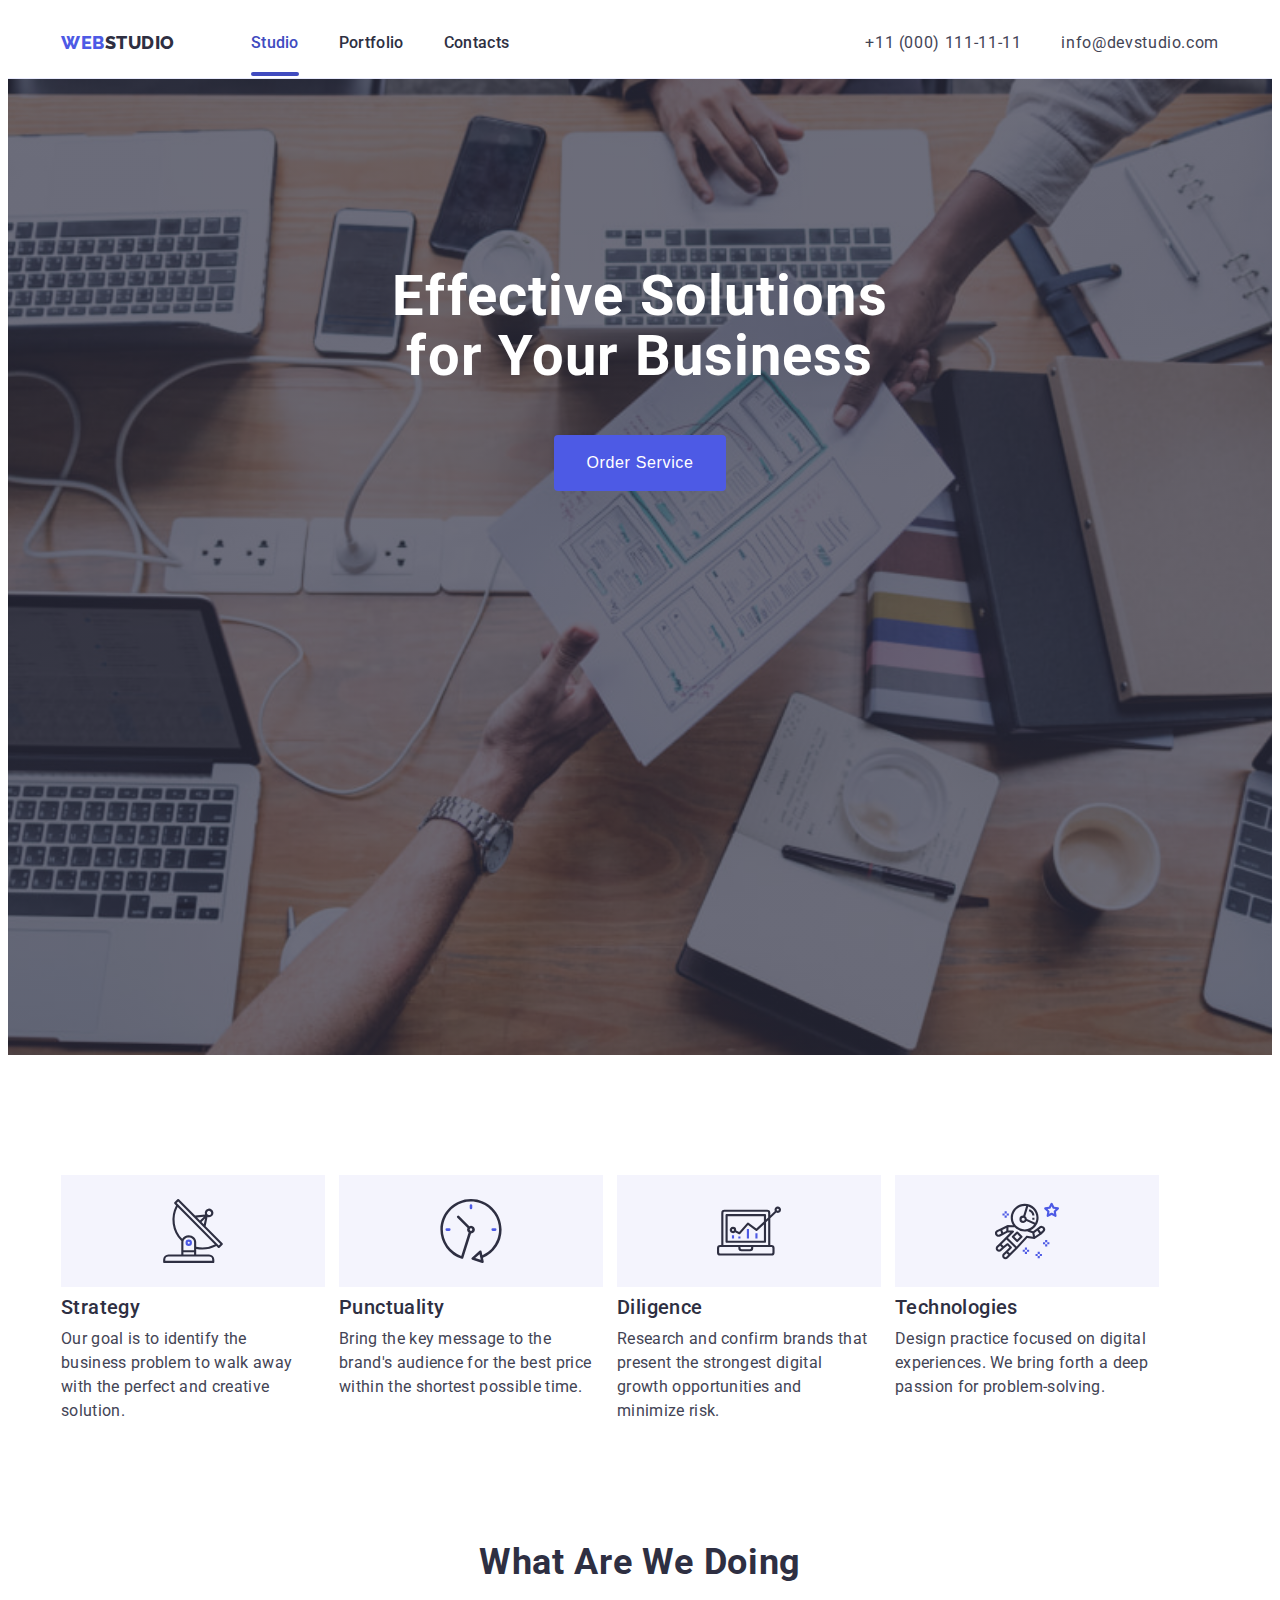
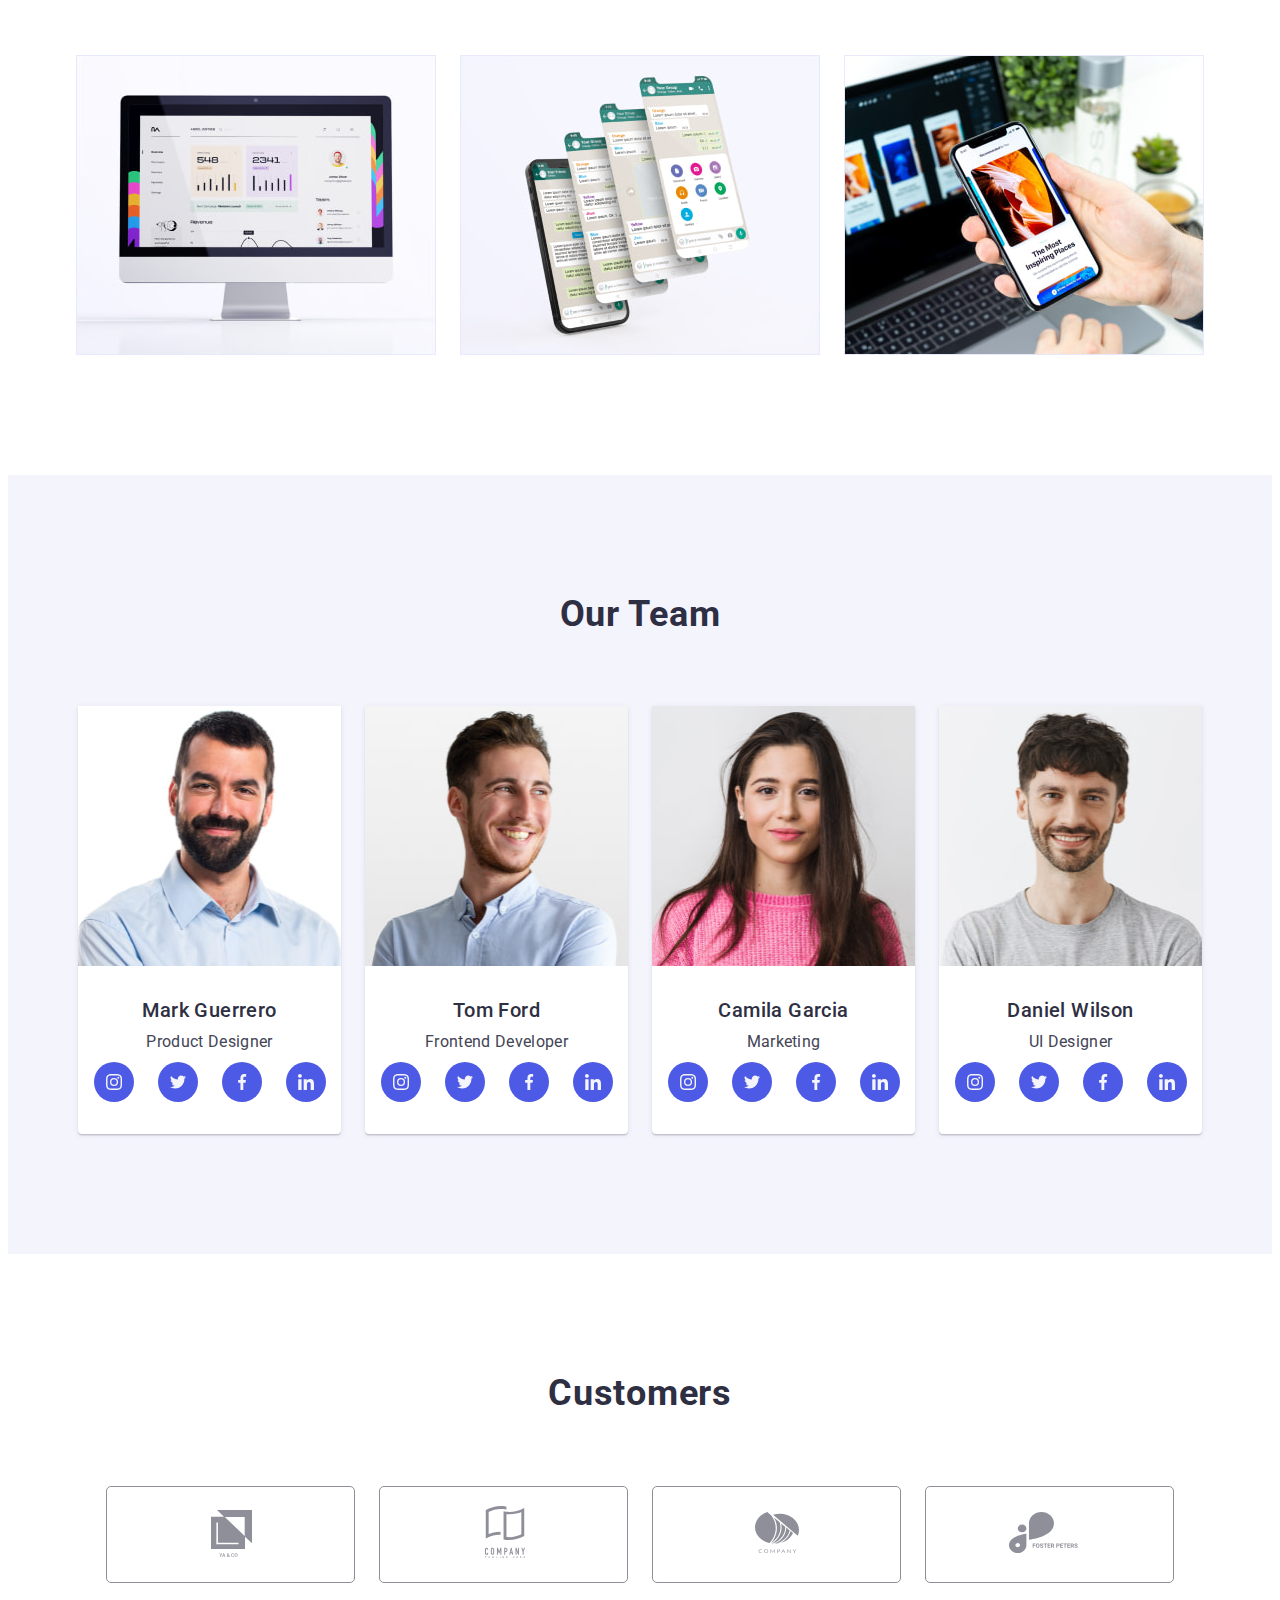
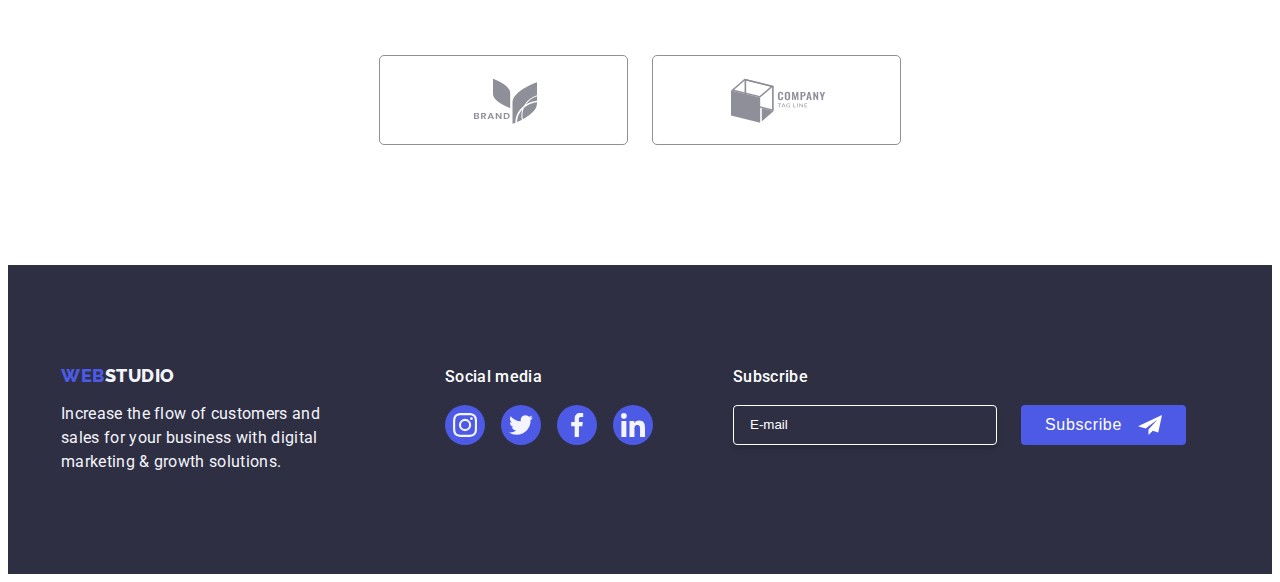
<file: index.html>
<!DOCTYPE html>
<html lang="en">
  <head>
    <meta charset="UTF-8" />
    <meta name="viewport" content="width=device-width, initial-scale=1.0" />
    <link
      href="https://fonts.googleapis.com/css2?family=Raleway:wght@800&family=Roboto:wght@400;500;700;900&display=swap"
      rel="stylesheet"
    />
    <link
      rel="stylesheet"
      href="https://cdnjs.cloudflare.com/ajax/libs/modern-normalize/2.0.0/modern-normalize.min.css"
      integrity="sha512-4xo8blKMVCiXpTaLzQSLSw3KFOVPWhm/TRtuPVc4WG6kUgjH6J03IBuG7JZPkcWMxJ5huwaBpOpnwYElP/m6wg=="
      crossorigin="anonymous"
      referrerpolicy="no-referrer"
    />
    <link rel="stylesheet" href="./css/styles.css" />
    <title>Web Studio</title>
  </head>
  <body>
    <header class="page-header">
      <div class="container">
        <div class="logo-container">
          <a href="./index.html" class="logo"
            ><span class="logo-color">WEB</span>STUDIO</a
          >
        </div>
        <button
          class="menu-toggle js-open-menu"
          aria-expanded="false"
          aria-controls="mobile-menu"
        >
          <svg class="icon-burger" width="32" height="30">
            <use href="./images/icons.svg#icon"></use>
          </svg>
        </button>
        <ul class="menu">
          <li>
            <a href="./index.html" class="link active">Studio</a>
          </li>
          <li><a href="./portfolio.html" class="link">Portfolio</a></li>
          <li><a href="#" class="link">Contacts</a></li>
        </ul>
        <address>
          <ul class="menu contacts">
            <li>
              <a href="tel:+110001111111" class="contacts-info contacts-tel"
                >+11 (000) 111-11-11</a
              >
            </li>
            <li>
              <a href="mailto:info@devstudio.com" class="contacts-info"
                >info@devstudio.com</a
              >
            </li>
          </ul>
        </address>
      </div>
    </header>

    <main>
      <section class="order-service">
        <div class="container">
          <h1 class="order-service-title">
            Effective Solutions for Your Business
          </h1>
          <button data-modal-open type="button" class="order-service-btn">
            Order Service
          </button>
        </div>
      </section>
      <section class="section features-wrapper">
        <div class="container">
          <h2 class="visually-hidden">Features</h2>
          <ul class="features">
            <li class="features-item">
              <div class="icon-wrapper">
                <svg width="64" height="64">
                  <use href="./images/icons.svg#antenna"></use>
                </svg>
              </div>
              <h3 class="element-title">Strategy</h3>
              <p class="features-text">
                Our goal is to identify the business problem to walk away with
                the perfect and creative solution.
              </p>
            </li>
            <li class="features-item">
              <div class="icon-wrapper">
                <svg width="64" height="64">
                  <use href="./images/icons.svg#clock"></use>
                </svg>
              </div>
              <h3 class="element-title">Punctuality</h3>
              <p class="features-text">
                Bring the key message to the brand's audience for the best price
                within the shortest possible time.
              </p>
            </li>
            <li class="features-item">
              <div class="icon-wrapper">
                <svg width="64" height="64">
                  <use href="./images/icons.svg#diagram"></use>
                </svg>
              </div>
              <h3 class="element-title">Diligence</h3>
              <p class="features-text">
                Research and confirm brands that present the strongest digital
                growth opportunities and minimize risk.
              </p>
            </li>
            <li class="features-item">
              <div class="icon-wrapper">
                <svg width="64" height="64">
                  <use href="./images/icons.svg#astronaut"></use>
                </svg>
              </div>
              <h3 class="element-title">Technologies</h3>
              <p class="features-text">
                Design practice focused on digital experiences. We bring forth a
                deep passion for problem-solving.
              </p>
            </li>
          </ul>
        </div>
      </section>
      <section class="section templates">
        <div class="container samples-container">
          <h2 class="section-title">What Are We Doing</h2>
          <ul class="samples">
            <li>
              <img
                srcset="./images/img1x.jpg 1x, ./images/img1.jpg 2x"
                src="./images/img1.jpg"
                alt="image of a computer monitor"
                width="360"
                height="300"
              />
            </li>
            <li>
              <img
                srcset="./images/img21x.jpg 1x, ./images/img2.jpg 2x"
                src="./images/img21x.jpg"
                alt="image of phone screens"
                width="360"
                height="300"
              />
            </li>
            <li>
              <img
                srcset="./images/img31x.jpg 1x, ./images/img3.jpg 2x"
                src="./images/img31x.jpg"
                alt="phone in hand image"
                width="360"
                height="300"
              />
            </li>
          </ul>
        </div>
      </section>
      <section class="section team">
        <div class="container team-container">
          <h2 class="section-title">Our Team</h2>
          <ul class="team-list">
            <li class="team-item">
              <img
                class="team-img"
                srcset="./images/team_img31x.jpg 1x, ./images/team_img3.jpg 2x"
                src="./images/team_img31x.jpg"
                alt="male employee"
                width="264"
                height="260"
              />
              <h3 class="element-title">Mark Guerrero</h3>
              <p class="team-text">Product Designer</p>
              <ul class="team-social-wrapper">
                <li>
                  <a class="team-social-link" href="#">
                    <svg class="team-social" width="16" height="16">
                      <use href="./images/icons.svg#instagram"></use>
                    </svg>
                  </a>
                </li>
                <li>
                  <a class="team-social-link" href="#">
                    <svg class="team-social" width="16" height="16">
                      <use href="./images/icons.svg#twitter"></use>
                    </svg>
                  </a>
                </li>
                <li>
                  <a class="team-social-link" href="#">
                    <svg class="team-social" width="16" height="16">
                      <use href="./images/icons.svg#facebook"></use>
                    </svg>
                  </a>
                </li>
                <li>
                  <a class="team-social-link" href="#">
                    <svg class="team-social" width="16" height="16">
                      <use href="./images/icons.svg#linkedin"></use>
                    </svg>
                  </a>
                </li>
              </ul>
            </li>
            <li class="team-item">
              <img
                class="team-img"
                srcset="./images/team_img21x.jpg 1x, ./images/team_img2.jpg 2x"
                src="./images/team_img21x.jpg"
                alt="male employee"
                width="264"
                height="260"
              />
              <h3 class="element-title">Tom Ford</h3>
              <p class="team-text">Frontend Developer</p>
              <div class="team-social-wrapper">
                <a class="team-social-link" href="#">
                  <svg class="team-social" width="16" height="16">
                    <use href="./images/icons.svg#instagram"></use>
                  </svg>
                </a>
                <a class="team-social-link" href="#">
                  <svg class="team-social" width="16" height="16">
                    <use href="./images/icons.svg#twitter"></use>
                  </svg>
                </a>
                <a class="team-social-link" href="#">
                  <svg class="team-social" width="16" height="16">
                    <use href="./images/icons.svg#facebook"></use>
                  </svg>
                </a>
                <a class="team-social-link" href="#">
                  <svg class="team-social" width="16" height="16">
                    <use href="./images/icons.svg#linkedin"></use>
                  </svg>
                </a>
              </div>
              <div class="team-social-wrapper"></div>
            </li>
            <li class="team-item">
              <img
                class="team-img"
                srcset="./images/team_img11x.jpg 1x, ./images/team_img1.jpg 2x"
                src="./images/team_img11x.jpg"
                alt="female employee"
                width="264"
                height="260"
              />
              <h3 class="element-title">Camila Garcia</h3>
              <p class="team-text">Marketing</p>
              <div class="team-social-wrapper">
                <a class="team-social-link" href="#">
                  <svg class="team-social" width="16" height="16">
                    <use href="./images/icons.svg#instagram"></use>
                  </svg>
                </a>
                <a class="team-social-link" href="#">
                  <svg class="team-social" width="16" height="16">
                    <use href="./images/icons.svg#twitter"></use>
                  </svg>
                </a>
                <a class="team-social-link" href="#">
                  <svg class="team-social" width="16" height="16">
                    <use href="./images/icons.svg#facebook"></use>
                  </svg>
                </a>
                <a class="team-social-link" href="#">
                  <svg class="team-social" width="16" height="16">
                    <use href="./images/icons.svg#linkedin"></use>
                  </svg>
                </a>
              </div>
              <div class="team-social-wrapper"></div>
            </li>
            <li class="team-item">
              <img
                class="team-img"
                srcset="./images/team_img1x.jpg 1x, ./images/team_img.jpg 2x"
                src="./images/team_img1x.jpg"
                alt="male employee"
                width="264"
                height="260"
              />
              <h3 class="element-title">Daniel Wilson</h3>
              <p class="team-text">UI Designer</p>
              <div class="team-social-wrapper">
                <a class="team-social-link" href="#">
                  <svg class="team-social" width="16" height="16">
                    <use href="./images/icons.svg#instagram"></use>
                  </svg>
                </a>
                <a class="team-social-link" href="#">
                  <svg class="team-social" width="16" height="16">
                    <use href="./images/icons.svg#twitter"></use>
                  </svg>
                </a>
                <a class="team-social-link" href="#">
                  <svg class="team-social" width="16" height="16">
                    <use href="./images/icons.svg#facebook"></use>
                  </svg>
                </a>
                <a class="team-social-link" href="#">
                  <svg class="team-social" width="16" height="16">
                    <use href="./images/icons.svg#linkedin"></use>
                  </svg>
                </a>
              </div>
              <div class="team-social-wrapper"></div>
            </li>
          </ul>
        </div>
      </section>
      <section class="section customers-wrapper">
        <div class="container">
          <h2 class="section-title">Customers</h2>
          <ul class="customers">
            <li class="customers-item">
              <a href="#" class="customers-link">
                <span>
                  <svg class="customers-icon" width="104" height="56">
                    <use href="./images/icons.svg#client1"></use>
                  </svg>
                </span>
              </a>
            </li>
            <li class="customers-item">
              <a href="#" class="customers-link">
                <svg class="customers-icon" width="104" height="56">
                  <use href="./images/icons.svg#client2"></use>
                </svg>
              </a>
            </li>
            <li class="customers-item">
              <a href="#" class="customers-link">
                <svg class="customers-icon" width="104" height="56">
                  <use href="./images/icons.svg#client3"></use>
                </svg>
              </a>
            </li>
            <li class="customers-item">
              <a href="#" class="customers-link">
                <svg class="customers-icon" width="104" height="56">
                  <use href="./images/icons.svg#client4"></use>
                </svg>
              </a>
            </li>
            <li class="customers-item">
              <a href="#" class="customers-link">
                <svg class="customers-icon" width="104" height="56">
                  <use href="./images/icons.svg#client5"></use>
                </svg>
              </a>
            </li>
            <li class="customers-item">
              <a href="#" class="customers-link">
                <svg class="customers-icon" width="104" height="56">
                  <use href="./images/icons.svg#client6"></use>
                </svg>
              </a>
            </li>
          </ul>
        </div>
      </section>
    </main>

    <div class="menu-container js-menu-container" id="mobile-menu">
      <button class="menu-toggle js-close-menu">
        <svg class="mobile-menu-close" width="8" height="8">
          <use href="./images/icons.svg#close-btn"></use>
        </svg>
      </button>

      <ul class="mobile-menu">
        <li><a href="./index.html" class="link active">Studio</a></li>
        <li><a href="./portfolio.html" class="link">Portfolio</a></li>
        <li><a href="#" class="link">Contacts</a></li>
      </ul>

      <div class="contacts-container">
        <address>
          <ul class="mobile-menu mobile-contacts">
            <li>
              <a href="tel:+110001111111" class="contacts-info contacts-tel"
                >+11 (000) 111-11-11</a
              >
            </li>
            <li>
              <a href="mailto:info@devstudio.com" class="contacts-info"
                >info@devstudio.com</a
              >
            </li>
          </ul>
        </address>

        <ul class="social-list">
          <li>
            <a class="social-link" href="#">
              <svg class="social" width="24" height="24">
                <use href="./images/icons.svg#sotial-instagram"></use>
              </svg>
            </a>
          </li>
          <li>
            <a class="social-link" href="#">
              <svg class="social" width="24" height="24">
                <use href="./images/icons.svg#sotial-twitter"></use>
              </svg>
            </a>
          </li>
          <li>
            <a class="social-link" href="#">
              <svg class="social" width="24" height="24">
                <use href="./images/icons.svg#sotial-facebook"></use>
              </svg>
            </a>
          </li>
          <li>
            <a class="social-link" href="#">
              <svg class="social" width="24" height="24">
                <use href="./images/icons.svg#sotial-linkedin"></use>
              </svg>
            </a>
          </li>
        </ul>
      </div>
    </div>

    <footer class="footer">
      <div class="container">
        <div class="footer-top">
          <div class="footer-wrapper">
            <a href="./index.html" class="logo"
              ><span class="logo-color">WEB</span
              ><span class="logo-white">STUDIO</span></a
            >
            <p class="footer-text">
              Increase the flow of customers and sales for your business with
              digital marketing & growth solutions.
            </p>
          </div>

          <div class="footer-wrapper">
            <p class="footer-title">Social media</p>
            <ul class="social">
              <li>
                <a class="social-link" href="#">
                  <svg class="social" width="24" height="24">
                    <use href="./images/icons.svg#sotial-instagram"></use>
                  </svg>
                </a>
              </li>
              <li>
                <a class="social-link" href="#">
                  <svg class="social" width="24" height="24">
                    <use href="./images/icons.svg#sotial-twitter"></use>
                  </svg>
                </a>
              </li>
              <li>
                <a class="social-link" href="#">
                  <svg class="social" width="24" height="24">
                    <use href="./images/icons.svg#sotial-facebook"></use>
                  </svg>
                </a>
              </li>
              <li>
                <a class="social-link" href="#">
                  <svg class="social" width="24" height="24">
                    <use href="./images/icons.svg#sotial-linkedin"></use>
                  </svg>
                </a>
              </li>
            </ul>
          </div>
        </div>

        <div class="footer-bottom">
          <div class="footer-wrapper">
            <p class="footer-title subscribe">Subscribe</p>
            <form class="footer-form">
              <div class="subscribe-form">
                <input
                  class="footer-input"
                  type="email"
                  name="email"
                  placeholder="E-mail"
                />
                <button type="submit" class="footer-btn">
                  Subscribe
                  <svg class="footer-btn-icon" width="24" height="24">
                    <use href="./images/icons.svg#icon-telegram"></use>
                  </svg>
                </button>
              </div>
            </form>
          </div>
        </div>
      </div>
    </footer>

    <div class="backdrop is-hidden" data-modal>
      <div class="modal">
        <button type="button" class="modal-close-btn" data-modal-close>
          <svg class="modal-close-icon" width="8" height="8">
            <use href="./images/icons.svg#close-btn"></use>
          </svg>
        </button>
        <form class="modal-form">
          <p class="modal-title">
            Leave your contacts and we will call you back
          </p>
          <label class="modal-label">
            <span class="modal-label-text">Name</span>
            <input type="text" name="user-name" />
            <svg class="modal-icon" width="18" height="24">
              <use href="./images/icons.svg#icon-person"></use>
            </svg>
          </label>
          <label class="modal-label">
            <span class="modal-label-text">Phone</span>
            <input type="tel" name="user-phone" />
            <svg class="modal-icon" width="18" height="24">
              <use href="./images/icons.svg#icon-phone"></use>
            </svg>
          </label>
          <label class="modal-label">
            <span class="modal-label-text">Email</span>
            <input type="email" name="user-email" />
            <svg class="modal-icon" width="18" height="24">
              <use href="./images/icons.svg#icon-email"></use>
            </svg>
          </label>
          <label class="modal-label">
            <span class="modal-label-text">Comment</span>
            <textarea
              name="user-comment"
              rows="5"
              placeholder="Text input"
              class="modal-comment"
            ></textarea>
          </label>
          <div class="modal-label-terms-wrapper">
            <label for="user-terms" class="modal-label-terms">
              <input
                type="checkbox"
                id="user-terms"
                name="user-terms"
                class="modal-terms-check"
              />
              <span class="custom-checkbox"></span>
              <svg class="modal-terms-icon" width="10" height="8">
                <use href="./images/icons.svg#icon-check"></use>
              </svg>
              I accept the terms and conditions of the
              <a href="#" class="modal-label-terms-link">Privacy Policy</a>
            </label>
          </div>
          <button type="submit" class="modal-btn">Send</button>
        </form>
      </div>
    </div>

    <script src="./js/modal.js"></script>
    <script src="./js/mobile-menu.js"></script>
  </body>
</html>
</file>
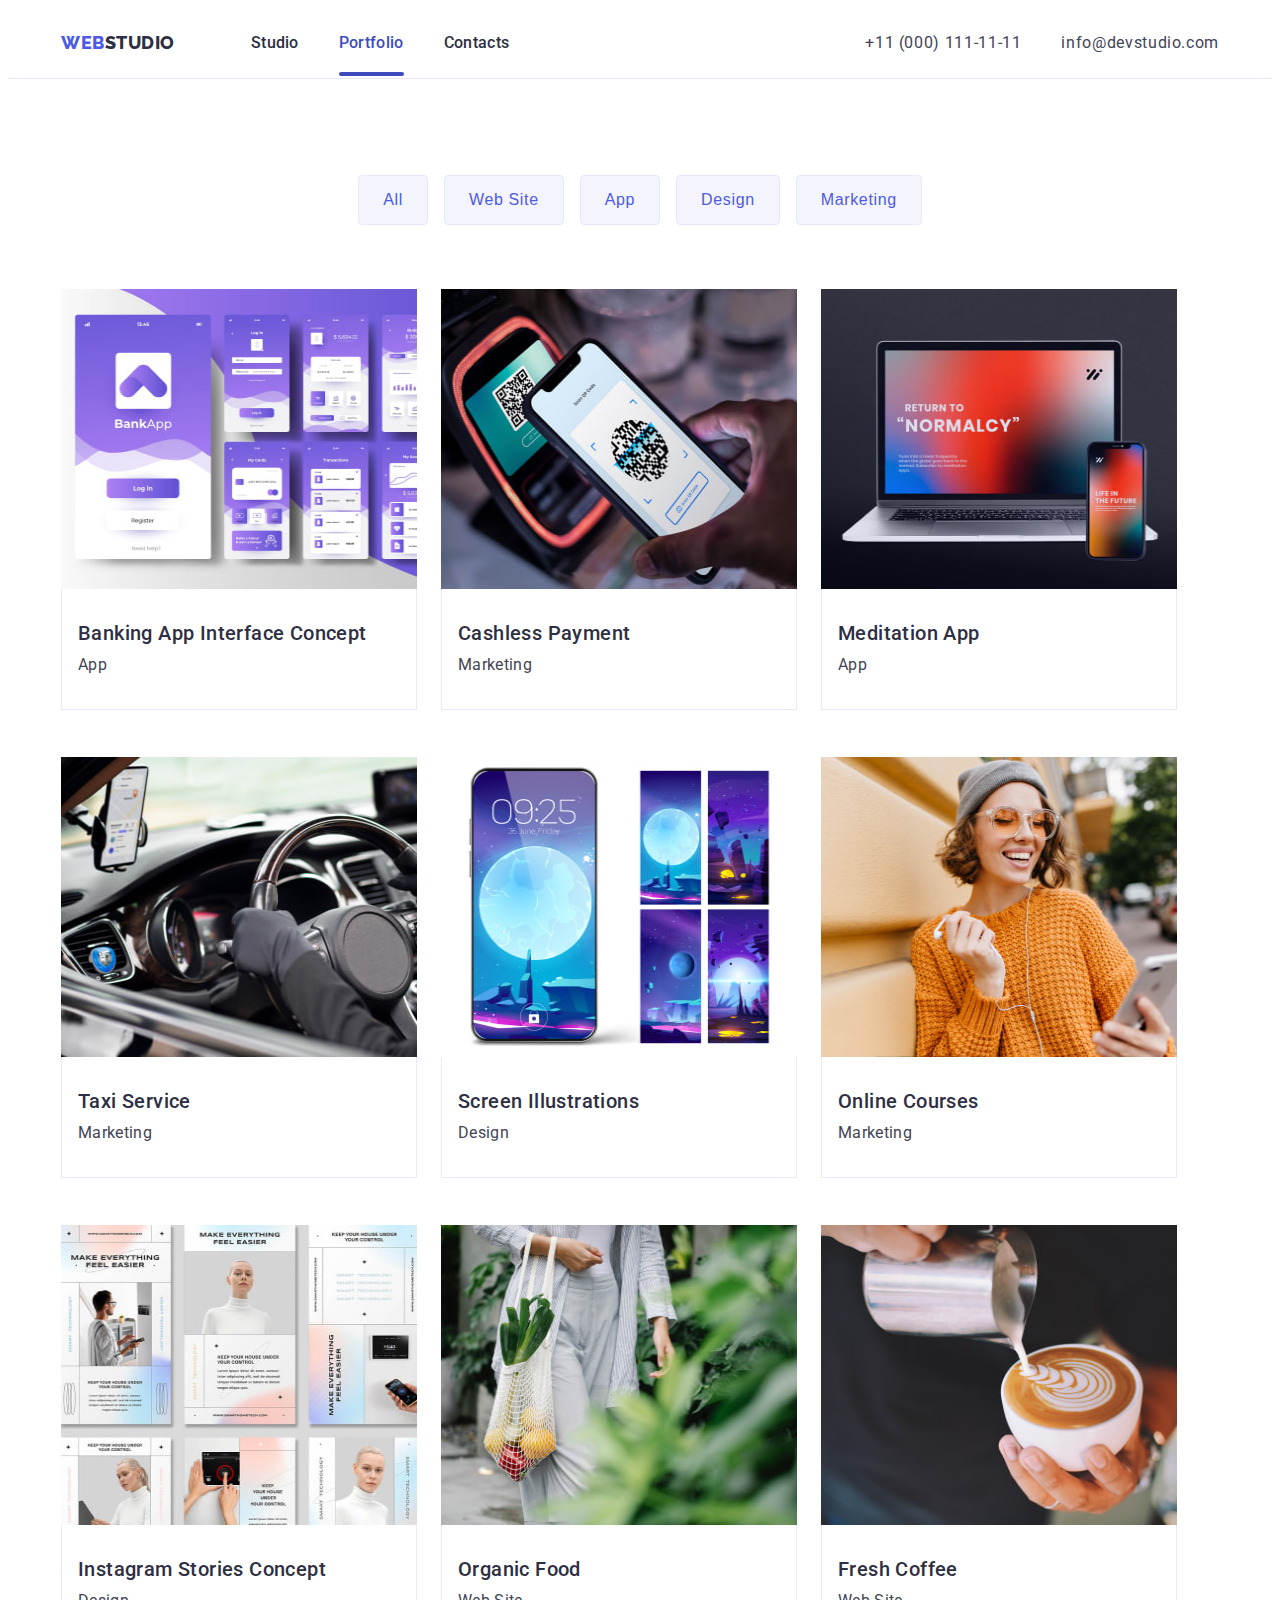
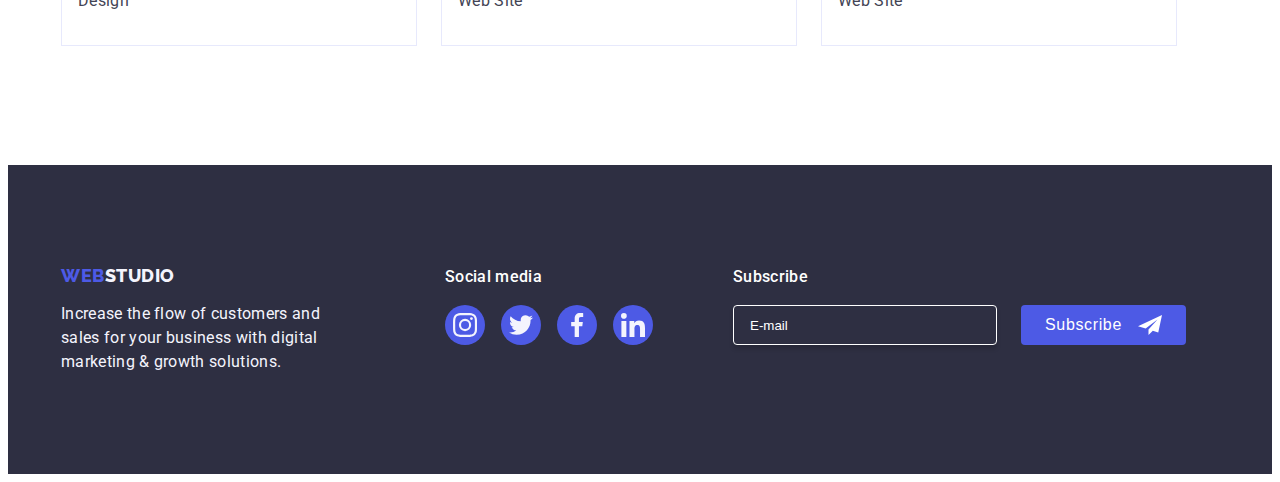
<file: portfolio.html>
<!DOCTYPE html>
<html lang="en">
  <head>
    <meta charset="UTF-8" />
    <meta name="viewport" content="width=device-width, initial-scale=1.0" />
    <link
      href="https://fonts.googleapis.com/css2?family=Raleway:wght@800&family=Roboto:wght@400;500;700;900&display=swap"
      rel="stylesheet"
    />
    <link
      rel="stylesheet"
      href="https://cdnjs.cloudflare.com/ajax/libs/modern-normalize/2.0.0/modern-normalize.min.css"
      integrity="sha512-4xo8blKMVCiXpTaLzQSLSw3KFOVPWhm/TRtuPVc4WG6kUgjH6J03IBuG7JZPkcWMxJ5huwaBpOpnwYElP/m6wg=="
      crossorigin="anonymous"
      referrerpolicy="no-referrer"
    />
    <link rel="stylesheet" href="./css/styles.css" />
    <title>Web Studio</title>
  </head>
  <body>
    <header class="page-header">
      <div class="container">
        <div class="logo-container">
          <a href="./index.html" class="logo"
            ><span class="logo-color">WEB</span>STUDIO</a
          >
        </div>
        <button
          class="menu-toggle js-open-menu"
          aria-expanded="false"
          aria-controls="mobile-menu"
        >
          <svg class="icon-burger" width="32" height="30">
            <use href="./images/icons.svg#icon"></use>
          </svg>
        </button>
        <ul class="menu">
          <li>
            <a href="./index.html" class="link">Studio</a>
          </li>
          <li><a href="./portfolio.html" class="link active">Portfolio</a></li>
          <li><a href="#" class="link">Contacts</a></li>
        </ul>
        <address>
          <ul class="menu contacts">
            <li>
              <a href="tel:+110001111111" class="contacts-info contacts-tel"
                >+11 (000) 111-11-11</a
              >
            </li>
            <li>
              <a href="mailto:info@devstudio.com" class="contacts-info"
                >info@devstudio.com</a
              >
            </li>
          </ul>
        </address>
      </div>
    </header>

    <main>
      <h1 class="visually-hidden">Works</h1>
      <section class="works">
        <div class="container works-container">
          <ul class="works-btn-list">
            <li><button type="button" class="works-btn">All</button></li>
            <li><button type="button" class="works-btn">Web Site</button></li>
            <li><button type="button" class="works-btn">App</button></li>
            <li><button type="button" class="works-btn">Design</button></li>
            <li><button type="button" class="works-btn">Marketing</button></li>
          </ul>
          <ul class="works-list">
            <li class="works-list-item">
              <a href="#">
                <div class="works-item-wrapper">
                  <img
                    srcset="
                      ./images/portf_img1x.jpg 1x,
                      ./images/portf_img1.jpg  2x
                    "
                    src="./images/portf_img1x.jpg"
                    alt="app template"
                    width="360"
                    height="300"
                  />
                  <p class="overlay-text">
                    14 Stylish and User-Friendly App Design Concepts · Task
                    Manager App · Calorie Tracker App · Exotic Fruit Ecommerce
                    App · Cloud Storage App
                  </p>
                </div>
                <div class="works-item">
                  <h2 class="element-title">Banking App Interface Concept</h2>
                  <p class="works-text">App</p>
                </div>
              </a>
            </li>
            <li class="works-list-item">
              <a href="#">
                <div class="works-item-wrapper">
                  <img
                    srcset="
                      ./images/portf_img2x.jpg 1x,
                      ./images/portf_img2.jpg  2x
                    "
                    src="./images/portf_img2x.jpg"
                    alt="payment scanning qr code"
                    width="360"
                    height="300"
                  />
                  <p class="overlay-text">
                    14 Stylish and User-Friendly App Design Concepts · Task
                    Manager App · Calorie Tracker App · Exotic Fruit Ecommerce
                    App · Cloud Storage App
                  </p>
                </div>
                <div class="works-item">
                  <h2 class="element-title extra-margin">Cashless Payment</h2>
                  <p class="works-text">Marketing</p>
                </div>
              </a>
            </li>
            <li class="works-list-item">
              <a href="#">
                <div class="works-item-wrapper">
                  <img
                    srcset="
                      ./images/portf_img31x.jpg 1x,
                      ./images/portf_img3.jpg   2x
                    "
                    src="./images/portf_img31x.jpg"
                    alt="laptop and phone"
                    width="360"
                    height="300"
                  />
                  <p class="overlay-text">
                    14 Stylish and User-Friendly App Design Concepts · Task
                    Manager App · Calorie Tracker App · Exotic Fruit Ecommerce
                    App · Cloud Storage App
                  </p>
                </div>
                <div class="works-item">
                  <h2 class="element-title extra-margin">Meditation App</h2>
                  <p class="works-text">App</p>
                </div>
              </a>
            </li>
            <li class="works-list-item">
              <a href="#">
                <div class="works-item-wrapper">
                  <img
                    srcset="
                      ./images/portf_img41x.jpg 1x,
                      ./images/portf_img4.jpg   2x
                    "
                    src="./images/portf_img41x.jpg"
                    alt="phone in the car"
                    width="360"
                    height="300"
                  />
                  <p class="overlay-text">
                    14 Stylish and User-Friendly App Design Concepts · Task
                    Manager App · Calorie Tracker App · Exotic Fruit Ecommerce
                    App · Cloud Storage App
                  </p>
                </div>
                <div class="works-item">
                  <h2 class="element-title extra-margin">Taxi Service</h2>
                  <p class="works-text">Marketing</p>
                </div>
              </a>
            </li>
            <li class="works-list-item">
              <a href="#">
                <div class="works-item-wrapper">
                  <img
                    srcset="
                      ./images/portf_img51x.jpg 1x,
                      ./images/portf_img5.jpg   2x
                    "
                    src="./images/portf_img51x.jpg"
                    alt="wallpapers for phone"
                    width="360"
                    height="300"
                  />
                  <p class="overlay-text">
                    14 Stylish and User-Friendly App Design Concepts · Task
                    Manager App · Calorie Tracker App · Exotic Fruit Ecommerce
                    App · Cloud Storage App
                  </p>
                </div>
                <div class="works-item">
                  <h2 class="element-title extra-margin">
                    Screen Illustrations
                  </h2>
                  <p class="works-text">Design</p>
                </div>
              </a>
            </li>
            <li class="works-list-item">
              <a href="#">
                <div class="works-item-wrapper">
                  <img
                    srcset="
                      ./images/portf_img61x.jpg 1x,
                      ./images/portf_img6.jpg   2x
                    "
                    src="./images/portf_img61x.jpg"
                    alt="girl listening music using headphones"
                    width="360"
                    height="300"
                  />
                  <p class="overlay-text">
                    14 Stylish and User-Friendly App Design Concepts · Task
                    Manager App · Calorie Tracker App · Exotic Fruit Ecommerce
                    App · Cloud Storage App
                  </p>
                </div>
                <div class="works-item">
                  <h2 class="element-title extra-margin">Online Courses</h2>
                  <p class="works-text">Marketing</p>
                </div>
              </a>
            </li>
            <li class="works-list-item">
              <a href="#">
                <div class="works-item-wrapper">
                  <img
                    srcset="
                      ./images/portf_img71x.jpg 1x,
                      ./images/portf_img7.jpg   2x
                    "
                    src="./images/portf_img71x.jpg"
                    alt="instagram screens concept"
                    width="360"
                    height="300"
                  />
                  <p class="overlay-text">
                    14 Stylish and User-Friendly App Design Concepts · Task
                    Manager App · Calorie Tracker App · Exotic Fruit Ecommerce
                    App · Cloud Storage App
                  </p>
                </div>
                <div class="works-item">
                  <h2 class="element-title extra-margin">
                    Instagram Stories Concept
                  </h2>
                  <p class="works-text">Design</p>
                </div>
              </a>
            </li>
            <li class="works-list-item">
              <a href="#">
                <div class="works-item-wrapper">
                  <img
                    srcset="
                      ./images/portf_img81x.jpg 1x,
                      ./images/portf_img8.jpg   2x
                    "
                    src="./images/portf_img81x.jpg"
                    alt="vegetables in the bag"
                    width="360"
                    height="300"
                  />
                  <p class="overlay-text">
                    14 Stylish and User-Friendly App Design Concepts · Task
                    Manager App · Calorie Tracker App · Exotic Fruit Ecommerce
                    App · Cloud Storage App
                  </p>
                </div>
                <div class="works-item">
                  <h2 class="element-title extra-margin">Organic Food</h2>
                  <p class="works-text">Web Site</p>
                </div>
              </a>
            </li>
            <li class="works-list-item">
              <a href="#">
                <div class="works-item-wrapper">
                  <img
                    srcset="
                      ./images/portf_img91x.jpg 1x,
                      ./images/portf_img9.jpg   2x
                    "
                    src="./images/portf_img91x.jpg"
                    alt="making coffee"
                    width="360"
                    height="300"
                  />
                  <p class="overlay-text">
                    14 Stylish and User-Friendly App Design Concepts · Task
                    Manager App · Calorie Tracker App · Exotic Fruit Ecommerce
                    App · Cloud Storage App
                  </p>
                </div>
                <div class="works-item">
                  <h2 class="element-title extra-margin">Fresh Coffee</h2>
                  <p class="works-text">Web Site</p>
                </div>
              </a>
            </li>
          </ul>
        </div>
      </section>
    </main>

    <div class="menu-container js-menu-container" id="mobile-menu">
      <button class="menu-toggle js-close-menu">
        <svg class="mobile-menu-close" width="8" height="8">
          <use href="./images/icons.svg#close-btn"></use>
        </svg>
      </button>

      <ul class="mobile-menu">
        <li><a href="./index.html" class="link">Studio</a></li>
        <li><a href="./portfolio.html" class="link active">Portfolio</a></li>
        <li><a href="#" class="link">Contacts</a></li>
      </ul>

      <div class="contacts-container">
        <address>
          <ul class="mobile-menu mobile-contacts">
            <li>
              <a href="tel:+110001111111" class="contacts-info contacts-tel"
                >+11 (000) 111-11-11</a
              >
            </li>
            <li>
              <a href="mailto:info@devstudio.com" class="contacts-info"
                >info@devstudio.com</a
              >
            </li>
          </ul>
        </address>

        <ul class="social-list">
          <li>
            <a class="social-link" href="#">
              <svg class="social" width="24" height="24">
                <use href="./images/icons.svg#sotial-instagram"></use>
              </svg>
            </a>
          </li>
          <li>
            <a class="social-link" href="#">
              <svg class="social" width="24" height="24">
                <use href="./images/icons.svg#sotial-twitter"></use>
              </svg>
            </a>
          </li>
          <li>
            <a class="social-link" href="#">
              <svg class="social" width="24" height="24">
                <use href="./images/icons.svg#sotial-facebook"></use>
              </svg>
            </a>
          </li>
          <li>
            <a class="social-link" href="#">
              <svg class="social" width="24" height="24">
                <use href="./images/icons.svg#sotial-linkedin"></use>
              </svg>
            </a>
          </li>
        </ul>
      </div>
    </div>

    <footer class="footer">
      <div class="container">
        <div class="footer-top">
          <div class="footer-wrapper">
            <a href="./index.html" class="logo"
              ><span class="logo-color">WEB</span
              ><span class="logo-white">STUDIO</span></a
            >
            <p class="footer-text">
              Increase the flow of customers and sales for your business with
              digital marketing & growth solutions.
            </p>
          </div>

          <div class="footer-wrapper">
            <p class="footer-title">Social media</p>
            <ul class="social">
              <li>
                <a class="social-link" href="#">
                  <svg class="social" width="24" height="24">
                    <use href="./images/icons.svg#sotial-instagram"></use>
                  </svg>
                </a>
              </li>
              <li>
                <a class="social-link" href="#">
                  <svg class="social" width="24" height="24">
                    <use href="./images/icons.svg#sotial-twitter"></use>
                  </svg>
                </a>
              </li>
              <li>
                <a class="social-link" href="#">
                  <svg class="social" width="24" height="24">
                    <use href="./images/icons.svg#sotial-facebook"></use>
                  </svg>
                </a>
              </li>
              <li>
                <a class="social-link" href="#">
                  <svg class="social" width="24" height="24">
                    <use href="./images/icons.svg#sotial-linkedin"></use>
                  </svg>
                </a>
              </li>
            </ul>
          </div>
        </div>

        <div class="footer-bottom">
          <div class="footer-wrapper">
            <p class="footer-title subscribe">Subscribe</p>
            <form class="footer-form">
              <div class="subscribe-form">
                <input
                  class="footer-input"
                  type="email"
                  name="email"
                  placeholder="E-mail"
                />
                <button type="submit" class="footer-btn">
                  Subscribe
                  <svg class="footer-btn-icon" width="24" height="24">
                    <use href="./images/icons.svg#icon-telegram"></use>
                  </svg>
                </button>
              </div>
            </form>
          </div>
        </div>
      </div>
    </footer>
    <script src="./js/mobile-menu.js"></script>
  </body>
</html>
</file>
<file: css/styles.css>
:root {
    --primary-brand-color: #4D5AE5;
    --pressed-state-color: #404BBF;
    --dark-color: #2E2F42;
    --success-color: #31D0AA;
    --text-color: #434455;
    --subtle-text-color: #8E8F99;
    --accent-color: #E7E9FC;
    --light-color: #F4F4FD;
    --modal-overlay-color: #2E2F42;
    --hero-bg-color: #2E2F42;
    --white-bg-color: #FFFFFF;
    --modal-bg-color: #FCFCFC;
    --modal-overlay-color-rgb: 46, 47, 66;
}

body {
    font-family: 'Roboto', sans-serif;
    font-size: 16px;
    color: var(--text-color);
    background-color: var(--white-bg-color);
    line-height: 1.5;
}

a {
    text-decoration: none;
    color: var(--text-color)
}

ul, ol {
    list-style-type: none;
    margin: 0;
    padding-left: 0;
}

address {
    font-style: normal;
}

button {
    border: none;
    cursor: pointer;
}

h1, h2, h3, h4, h5, h6, p {
    margin: 0;
}

img {
    display: block;
    max-width: 100%;
}

header {
    border-bottom: var(--accent-color) 1px solid;
}

header a {
    padding-top: 24px;
    padding-bottom: 24px;
}

.section {
    padding: 120px 0;
}

.container {
    min-width: 320px;
    padding-left: 16px;
    padding-right: 16px;
    margin-left: auto;
    margin-right: auto;
}

.logo-container {
    margin-right: auto;
}

.page-header .container {
    min-height: 70px;
    display: flex;
    align-items: center;
}

.menu {
    display: flex;
    padding: 0;
    margin: 0;
}

.icon-burger {
    fill: var(--dark-color);
}

.menu-toggle {
    min-height: 24px;
    min-width: 24px;
    display: flex;
    align-items: center;
    justify-content: center;
    margin: 0;
    padding: 0;
    background-color: transparent;
    cursor: pointer;
    border: none;
    border-radius: 50%;
    outline: none;
}

.menu-toggle:hover,
.menu-toggle:focus {
    background-color: rgba(0, 0, 0, 0.1);
}

.menu-container {
    position: fixed;
    top: 0;
    left: 0;
    width: 100vw;
    height: 100vh;
    padding: 80px 24px 40px 40px;
    background-color: var(--white-bg-color);
    z-index: 999;
    transform: translateX(100%);
    transition: transform 250ms ease-in-out;
}

.menu-container.is-open {
    transform: translateX(0);
}

.menu-container .menu-toggle {
    position: absolute;
    top: 24px;
    right: 24px;
    color: #fff;
    border: 1px solid var(--subtle-text-color);
    border-radius: 50%;
    background-color: transparent;
    cursor: pointer;
}

.mobile-menu {
    display: flex;
    flex-direction: column;
    gap: 40px;
}

.mobile-contacts {
    margin-bottom: 48px;
}

.contacts-container {
    position: absolute;
    bottom: 0;
}


.mobile-menu .link {
    display: block;
    text-decoration: none;
    font-size: 36px;
    font-weight: 700;
    line-height: 40px;
    letter-spacing: 0.72px;
    margin-top: auto;
}

.contacts-info {
    font-size: 20px;
    font-weight: 500;
    line-height: 24px;
    letter-spacing: 0.4px;
}

.contacts-tel {
    color: var(--primary-brand-color);
    font-size: 36px;
    font-weight: 700;
    letter-spacing: 0.72px;
}

.templates {
    display: none;
}

.logo {
    font-family: 'Raleway', sans-serif;
    font-weight: 800;
    font-size: 18px;
    line-height: 1.17;
    color: var(--dark-color);
    letter-spacing: 0.03em;
    display: flex;
    align-items: center;
}

.logo-color {
    color: var(--primary-brand-color);
}

body.lock {
    overflow: hidden;
}

.menu-wrapper {
    display: flex;
    flex-direction: column;
    justify-content: space-between;
}

.menu-close {
    position: absolute;
    top: 24px;
    right: 24px;
    width: 24px;
    height: 24px;
    background-color: var(--accent-color);
    border: 1px solid rgba(0, 0, 0, 0.1);
    border-radius: 50%;
    cursor: pointer;
    transition: background-color 250ms cubic-bezier(0.4, 0, 0.2, 1);
    display: none;
}

.modal-close-icon {
    transition: fill 250ms cubic-bezier(0.4, 0, 0.2, 1);
}

.active {
    color: var(--pressed-state-color);
}

.active::after {
    opacity: 1;
}

.current-link {
    color: var(--pressed-state-color);
}

.current-link::after {
    opacity: 1;
}

.order-service {
    background-color: var(--dark-color);
    background-repeat: no-repeat;
    background-position: center;
    background-size: cover;
    padding: 112px 0;
    background-image: linear-gradient(rgba(46, 47, 66, 0.7), 
   rgba(46, 47, 66, 0.7)), url(../images/people-office1x.jpg);
}

.order-service .container {
    display: flex;
    flex-direction: column;
    align-items: center;
    justify-content: center;
    gap: 72px;
}

.order-service-title {
    max-width: 80%;
    margin: 0 auto;
    font-size: 36px;
    font-weight: 700;
    line-height: 1.11;
    letter-spacing: 0.02em;
    text-align: center;
    color: var(--white-bg-color);
}

.order-service-btn {
    padding: 16px 32px;
    color: var(--white-bg-color);
    font-size: 16px;
    font-weight: 500;
    letter-spacing: 0.04em;
    background-color: var(--primary-brand-color);
    margin: 0 auto;
    display: block;
    border-radius: 4px;
}

.visually-hidden {
    position: absolute;
    width: 1px;
    height: 1px;
    margin: -1px;
    border: 0;
    padding: 0;
    white-space: nowrap;
    clip-path: inset(100%);
    clip: rect(0 0 0 0);
    overflow: hidden;
}

.features-wrapper {
    padding-top: 96px;
    padding-bottom: 96px;
}

.features {
    display: flex;
    flex-direction: column;
    gap: 72px;
}

.features-item {
    display: flex;
    flex-direction: column;
    align-items: center;
}

.icon-wrapper {
    display: none;
}

.element-title {
    font-size: 36px;
    font-weight: 700;
    color: var(--dark-color);
    line-height: 1.2;
    letter-spacing: 0.02em;
    margin-bottom: 8px;
}

.works {
    padding-top: 96px;
    padding-bottom: 120px;
}

.works-text {
    line-height: 1.5;
    letter-spacing: 0.02em;
}

.features-text {
    color: var(--text-color);
    font-weight: 500;
    line-height: 1.5;
    letter-spacing: 0.02em;
}

.section-title {
    font-size: 36px;
    color: var(--dark-color);
    line-height: 1.1;
    letter-spacing: 0.02em;
    margin-bottom: 72px;
    text-align: center;
}

.team {
    background-color: var(--light-color);
    padding-top: 96px;
    padding-bottom: 96px;
}

.team-list {
    display: flex;
    flex-direction: column;
    align-items: center;
    gap: 72px;
}

.team-container {
    flex-direction: column;
    align-items: center;
}

.team-img {
    margin-bottom: 32px;
}

.team-item {
    text-align: center;
    border-radius: 0 0 4px 4px;
    box-shadow: 0px 2px 1px 0px rgba(46, 47, 66, 0.08), 0px 1px 1px 0px rgba(46, 47, 66, 0.16), 0px 1px 6px 0px rgba(46, 47, 66, 0.08);
    background-color: var(--white-bg-color);
    padding-bottom: 32px;
}

.team-text {
    line-height: 1.5;
    letter-spacing: 0.02em;
    color: var(--text-color);
    margin-bottom: 8px;
}

.team-social-wrapper {
    display: flex;
    justify-content: center;
    gap: 24px;
}

.team-social-link {
    display: flex;
    justify-content: center;
    align-items: center;
    width: 40px;
    height: 40px;
    border-radius: 50%;
    background-color: var(--primary-brand-color);
}

.team-social {
    display: flex;
    justify-content: center;
    align-items: center;
}

.footer {
    padding: 96px 0;
    background-color: var(--dark-color);
}

.footer .container {
    display: flex;
    flex-direction: column;
    align-items: center;
    gap: 72px;
}

.footer-wrapper {
    text-align: center;
    display: flex;
    flex-direction: column;
    align-items: center;
}

.footer-logo {
    display: inline-block;
    margin-bottom: 16px;
}

.footer-title {
    font-weight: 500;
    letter-spacing: 0.02em;
    color: var(--white-bg-color);
    margin-bottom: 16px;
}

.footer-text {
    color: var(--light-color);
    line-height: 1.5;
    letter-spacing: 0.02em;
    width: 264px;
    margin-top: 16px;
    margin-bottom: 72px;
    text-align: start;
}

.social-list {
    display: flex;
    justify-content: space-between;
    margin-bottom: 40px;
}

.social-link {
    padding: 0;
    display: flex;
    justify-content: center;
    align-items: center;
    width: 40px;
    height: 40px;
    border-radius: 50%;
    background-color: var(--primary-brand-color);
    transition: background-color 250ms cubic-bezier(0.4, 0, 0.2, 1);
    }

.social {
    display: flex;
    justify-content: center;
    align-items: center;
    gap: 16px;
}

.footer-form {
    flex-direction: column;
    align-items: center;
    gap: 24px;
}

.footer-btn {
    display: inline-flex;
    justify-content: center;
    align-items: center;
    margin-top: 16px;
    width: 165px;
    height: 40px;
    gap: 16px;
    font-size: 16px;
    line-height: 1.5;
    letter-spacing: 0.04em;
    padding: 8px 24px;
    color: var(--white-bg-color);
    background-color: var(--primary-brand-color);
    border-radius: 4px;
    transition: background-color 250ms cubic-bezier(0.4, 0, 0.2, 1);
}

.footer-btn:focus {
    background-color: var(--pressed-state-color);
}

.footer-input {
    width: 100%;
    height: 40px;
    border: 1px solid var(--white-bg-color);
    box-shadow: 0px 4px 4px 0px rgba(0, 0, 0, 0.15);
    border-radius: 4px;
    background-color: var(--dark-color);
    padding-left: 16px;
    margin: 0;
    box-sizing: border-box;
}

.footer-form input::placeholder {
    color: var(--white-bg-color);
}

.footer-form input:focus {
    outline: none;
    color: var(--white-bg-color);
}

.logo-white {
    color: var(--light-color);
}

.works-container {
    display: flex;
    flex-direction: column;
    align-items: center;
}

.works-btn {
    color: var(--primary-brand-color);
    background-color: var(--light-color);
    font-size: 16px;
    line-height: 1.5;
    font-weight: 500;
    letter-spacing: 0.04em;
    padding: 12px 24px;
    border-radius: 4px;
    border: 1px solid var(--accent-color);
    transition: background-color 250ms cubic-bezier(0.4, 0, 0.2, 1),
                border-color 250ms cubic-bezier(0.4, 0, 0.2, 1),
                box-shadow 250ms cubic-bezier(0.4, 0, 0.2, 1);
}

.works-btn-list {
    display: flex;
    flex-direction: row;
    flex-wrap: wrap;
    column-gap: 16px;
    row-gap: 24px;
    margin-bottom: 16px;
}

.works-list {
    display: flex;
    flex-direction: row;
    flex-wrap: wrap;
    justify-content: center;
    align-items: center;

    column-gap: 24px;
    row-gap: 48px;

    gap: 48px 24px;
    margin-top: 48px;
}

.works-list-item {
    transition: box-shadow 250ms cubic-bezier(0.4,0,0.2,1);
}

.works-list-item img {
    width: 100%;
	object-fit: fill;
}

.works-item {
    padding: 32px 16px;
    border-left: 1px solid var(--accent-color);
    border-right: 1px solid var(--accent-color);
    border-bottom: 1px solid var(--accent-color);
}

.works-item-wrapper {
    position: relative;
    overflow: hidden;
}

.overlay-text {
    position: absolute;
    top: 0;
    left: 0;
    width: 100%;
    height: 100%;
    padding: 40px 32px;
    background-color: var(--primary-brand-color);
    color: var(--light-color);
    line-height: 1.5;
    letter-spacing: 0.02em;
    transform: translateY(100%);
    transition: transform 250ms cubic-bezier(0.4, 0, 0.2, 1);
}

.order-service .container {
    height: 100%;
}

.customers-wrapper {
    padding-top: 96px;
    padding-bottom: 96px;
}

.customers {
    display: flex;
    flex-wrap: wrap;
    column-gap: 16px;
    row-gap: 72px;
    justify-content: center;
}

.customers-item {
    display: flex;
    justify-content: center;
}

.customers-link {
    border: var(--subtle-text-color) 1px solid;
    border-radius: 5px;
    padding: 16px 40px;
    width: 190px;
    display: flex;
    justify-content: center;
    transition: color 250ms cubic-bezier(0.4, 0, 0.2, 1);
}

.customers-link span {
    display: inline-block;

}

.customers-icon {
    fill: var(--subtle-text-color);
    transition: fill 250ms cubic-bezier(0.4, 0, 0.2, 1);
}

.backdrop {
    z-index: 2;
    position: fixed;
    top: 0;
    left: 0;
    width: 100%;
    height: 100%;
    background: rgba(var(--modal-overlay-color-rgb), 0.4);
    transition: opacity 250ms cubic-bezier(0.4, 0, 0.2, 1),
                visibility 250ms cubic-bezier(0.4, 0, 0.2, 1);
}

.modal {
    position: absolute;
    top: 50%;
    left: 50%;
    transform: translate(-50%, -50%);
    width: 408px;
    background: var(--modal-bg-color);
    box-shadow: 0px 2px 1px 0px rgba(0, 0, 0, 0.20),                 0px 1px 3px 0px rgba(0, 0, 0, 0.12),                 0px 1px 1px 0px rgba(0, 0, 0, 0.14);
    border-radius: 4px;
    transition: opacity 0.7s ease, transform 0.3s ease;
    opacity: 1;
}  

.is-hidden {
    opacity: 0;
    visibility: hidden;
    pointer-events: none;
}

.is-hidden .modal {
    opacity: 0;
    transform: translate(-50%, -50%) scale(0.8);
}

.modal-close-btn {
    display: flex;
    justify-content: center;
    align-items: center;
    width: 23px;
    height: 23px;
    position: absolute;
    top: 24px;
    right: 24px;
    background-color: var(--accent-color);
    border: 1px solid rgba(0, 0, 0, 0.1);
    border-radius: 50%;
    cursor: pointer;
    transition: background-color 250ms cubic-bezier(0.4, 0, 0.2, 1);
}

.modal-close-icon {
    fill: var(--dark-color);
    transition: fill 250ms cubic-bezier(0.4, 0, 0.2, 1);
}

.modal-form {
    display: flex;
    flex-direction: column;
    padding: 72px 16px 24px 16px;
}

.modal-label {
    display: flex;
    flex-direction: column;
    margin: 0;
    margin-bottom: 8px;
    position: relative;
}

.modal-label .modal-icon {
    position: absolute;
    left: 16px;
    top: 66%;
    transform: translateY(-50%);
}

.modal-label input[type="text"],
.modal-label input[type="tel"],
.modal-label input[type="email"] {
    padding-left: 32px;
    padding-left: 36px;

}

.modal-label .modal-label-text {
    margin-bottom: 4px;
}

.modal-label-terms-wrapper {
    position: relative;
    display: flex;
    flex-direction: row;
    align-items: start;
    margin-top: 16px;
    margin-bottom: 24px;
}

.modal-title {
    font-weight: 500;
    letter-spacing: 0.02em;
    color: var(--dark-color);
    text-align: center;
    margin-bottom: 16px;
}

.modal-label-text {
    font-size: 12px;
    line-height: 14px;
    letter-spacing: 0.04em;
    color: var(--subtle-text-color);
    margin-bottom: 8px;
}

.modal-label input {
    width: 100%;
    height: 40px;
    border: 1px solid rgba(33, 33, 33, 0.2);
    border-radius: 4px;
}

.modal-label input:focus {
    outline: none;
    border: 1px solid var(--primary-brand-color);
}

.modal-label input:focus + .modal-icon,
.modal-label input:focus {
    transition: border-color 250ms cubic-bezier(0.4, 0, 0.2, 1), fill 250ms cubic-bezier(0.4, 0, 0.2, 1);
    border-color: var(--primary-brand-color);
}

.modal-label input:focus + .modal-icon,
.modal-label input:focus ~ .modal-icon {
    fill: var(--primary-brand-color);
    transition: fill 250ms cubic-bezier(0.4, 0, 0.2, 1);
}

.modal-comment {
    height: 120px;
    border: 1px solid rgba(33, 33, 33, 0.2);
    border-radius: 4px;
    resize: none;
    padding: 8px 16px;
    color: var(--subtle-text-color);
    font-size: 12px;
    letter-spacing: 0.04em;
}

.modal-comment::placeholder {
    color: var(--subtle-text-color);
}

.modal-comment:focus {
    outline: none;
    border: 1px solid var(--primary-brand-color);
}

.modal-label-terms {
    font-size: 12px;
    line-height: 14px;
    letter-spacing: 0.04em;
    color: var(--subtle-text-color);
    margin-left: -4px;
}

.modal-terms-check {
    appearance: none;
}

.custom-checkbox {
    position: relative;
    display: inline-block;
    width: 16px;
    height: 16px;
    border: 1px solid var(--subtle-text-color);
    border-radius: 2px;
    margin-right: 6px;
    vertical-align: sub;
}

.modal-terms-icon {
    position: absolute;
    left: 2%;
    top: 48%;
    transform: translate(-50%,-50%);
    opacity: 0;
    transition: opacity 250ms cubic-bezier(0.4, 0, 0.2, 1);
}

.modal-terms-check:checked + .custom-checkbox + .modal-terms-icon {
    opacity: 1;
}

.modal-terms-check:checked + .custom-checkbox {
    background-color: var(--primary-brand-color);
    border-color: var(--primary-brand-color);
}

.modal-label-terms-link {
    color: var(--primary-brand-color);
    text-decoration: underline;
}

.modal-btn {
    margin: 0 auto;
    width: 169px;
    height: 56px;
    background-color: var(--primary-brand-color);
    box-shadow: 0px 4px 4px rgba(0, 0, 0, 0.15);
    border-radius: 4px;
    color: var(--white-bg-color);
    font-weight: 500;
    font-size: 16px;
    line-height: 24px;
    letter-spacing: 0.04em;
    border: none;
    cursor: pointer;
    transition: background-color 250ms cubic-bezier(0.4, 0, 0.2, 1);
}

@media only screen and (max-width: 417px) {
    .contacts-tel {
        font-size: 24px;
    }
}

@media only screen and (max-width: 407px) {
    .modal {
        width: 100%;
    }

    .modal-terms-icon {
    left: 2.5%;
    top: 28%;
    }
}

@media only screen and (min-width: 320px) and (max-width: 427px) {
    .customers-link {
        width: 135px;
        height: 88px;
    }
}

@media only screen and (min-width: 750px) and (max-width: 767px) {
    .customers-wrapper {
        padding-top: 96px;
        padding-bottom: 96px
    }
    
    .customers-wrapper {
        padding-left: 50px;
        padding-right: 50px;
    }

    .customers-item {
        margin: 0;
    }

}

@media (max-width: 767px) {
    .menu {
        display: none;
    }
}


@media only screen and (min-width: 768px) {
    .container {
        max-width: 768px;
    }

    .logo-container {
        margin-right: 120px;
    }

    .modal-form {
        padding-left: 23px;
        padding-right: 23px;
    }

    .menu {
        flex-direction: row;
        padding: 0;
        margin: 0;
        gap: 40px;
        margin-right: auto;
    }

    .link {
        font-weight: 500;
        letter-spacing: 0.02em;
        color: var(--dark-color);
        position: relative;
        transition: color 250ms cubic-bezier(0.4, 0, 0.2, 1);
    }

    .link.active {
        color: var(--pressed-state-color);
    }

    .link::after {
        content: "";
        position: absolute;
        left: 0;
        bottom: 0;
        width: 100%;
        height: 4px;
        border-radius: 2px;
        background-color: var(--pressed-state-color);
        opacity: 0;
        transition: opacity 250ms cubic-bezier(0.4, 0, 0.2, 1);
    }

    .link.active::after {
        opacity: 1;
    }

    .contacts {
        gap: 12px;
    }

    .logo-container {
        margin-right: 120px;
    }

    

    .contacts-info {
        padding: 0;
        font-size: 12px;
        font-weight: 400;
        line-height: 14px;
        letter-spacing: 0.04em;
        color: var(--text-color);
    }

    .contacts {
        display: flex;
        flex-direction: column;
        justify-content: center;
    }

    .contacts li {
        line-height: 14px;
    }


    .active {
    color: var(--pressed-state-color);
    }

    .active::after {
        opacity: 1;
    }

    .social-list {
        display: none;
    }

    .order-service .container {
        gap: 36px;
        height: auto;
    }

    .order-service-title {
        width: 496px;
        font-size: 56px;
    }

    .features {
        display: flex;
        flex-direction: row;
        flex-wrap: wrap;
        row-gap: 72px;
        column-gap: 24px;
    }

    .features-wrapper {
        padding-top: 96px;
        padding-bottom: 96px
    }

    .features-item {
        width: 355px;
        align-items: flex-start;
    }

    .element-title {
        font-size: 20px;
        font-weight: 500;
    }

    .features-text {
        font-style: normal;
        letter-spacing: 0.02em;
    }

    .team-list {
        display: flex;
        flex-direction: row;
        justify-content: center;
        flex-wrap: wrap;
        row-gap: 64px;
        column-gap: 24px;
    }

    .customers-wrapper {
        padding-bottom: 96px;
    }

    .customers {
        display: flex;
        flex-direction: row;
        flex-wrap: wrap;
        justify-content: center;
        column-gap: 24px;
        row-gap: 72px;
    }

    .customers-item {
        margin: 0;
    }

    .footer .container {
        display: flex;
        flex-direction: column;
        align-items: center;
        gap: 0;
    }

    .footer-top {
        display: flex;
        justify-content: center;
        gap: 24px;
    }

    .footer-bottom {
        display: flex;
        justify-content: center;
        gap: 24px;
    }

    .footer-wrapper {
        margin: 0;
        text-align: start;
        width: 100%;
        display: flex;
        flex-direction: column;
        align-items: flex-start;
    }

    .subscribe-form {
        display: flex;
        width: 100%;
    }

    .subscribe {
        margin-bottom: 16px;
        width: 500px;
    }

    .footer-input {
        width: 264px;
        margin-right: 24px;
    }

    .footer-btn {
        margin-top: 0;
    }

    .works-btn:hover,
    .works-btn:focus {
    color: var(--white-bg-color);
    background-color: var(--pressed-state-color);
    border: 1px solid var(--pressed-state-color);
    box-shadow: 0px 2px 2px 0px rgba(0, 0, 0, 0.12), 
                0px 2px 1px 0px rgba(0, 0, 0, 0.08), 
                0px 3px 1px 0px rgba(0, 0, 0, 0.10);
    }

    .works-list {
        justify-content: start;
    }

    .works-list-item {
        row-gap: 72px;
        column-gap: 24px;
    }

    .works-list-item {
        width: 356px;
        height: 420px;
    }

    .menu-toggle {
        display: none;
    }

}

@media only screen and (min-width: 1158px) {
    .container {
        max-width: 1158px;
    }

    .logo-container {
        margin-right: 76px;
    }

    .link {
        color: var(--dark-color);
    }

    .link.active {
        color: var(--pressed-state-color);
    }

    .link:hover,
    .link:focus {
        color: var(--pressed-state-color);
        transition: color 250ms cubic-bezier(0.4, 0, 0.2, 1);
    }

    .link:hover::after,
    .link:focus::after {
        opacity: 1;
    }

    .link.active::after {
        opacity: 1;
    }

    .contacts {
        flex-direction: row;
        gap: 40px;
    }

    .contacts-tel {
        color: var(--text-color);
    }

    .contacts-info {
        transition: color 250ms cubic-bezier(0.4, 0, 0.2, 1);
        font-size: 16px;
        font-weight: 400;
    }

    .contacts-info:hover,
    .contacts-info:focus {
        color: var(--pressed-state-color);
}

    .modal-form {
        padding-left: 24px;
        padding-right: 24px;
    }

    .order-service .container {
        gap: 48px;
        height: auto;
    }

    .order-service {
        height: 600px;
        padding-top: 188px;
        padding-bottom: 188px;
    }

    .order-service-title {
        text-align: center;
        font-size: 56px;
        line-height: 1.07;
        width: 496px;
    }

    .order-service-btn {
        font-weight: 500;
        line-height: 1.5;
        background-color: var(--primary-brand-color);
    }

    .order-service-btn:hover,
    .order-service-btn:focus {
        background-color: var(--pressed-state-color);
    }

    .features-wrapper {
        padding-top: 120px;
        padding-bottom: 120px;
    }

    .features-item {
        width: 254px;
    }

    .icon-wrapper {
        margin-bottom: 8px;
        height: 112px;
        width: 264px;
        display: flex;
        justify-content: center;
        align-items: center;
        background-color: var(--light-color);
    }

    .templates {
        display: flex;
        flex-direction: row;
        gap: 24px;
        padding-top: 0;
    }

    .features-text {
        font-weight: normal;
    }

    .samples-container {
        flex-direction: row;
        align-items: center;
    }

    .samples {
        display: flex;
        flex-direction: row;
        gap: 24px;
    }

    .team {
        padding-top: 120px;
        padding-bottom: 120px;
    }

    .team-list {
        flex-direction: row;
        gap: 24px;
    }

    .team-item {
        width: 263px;
    }

    .element-title {
        font-size: 20px;
        font-weight: 500;
    }

    .team-social-link {
        transition: background-color 250ms cubic-bezier(0.4, 0, 0.2, 1);
    }

    .team-social-link:hover,
    .team-social-link:focus {
        background-color: var(--pressed-state-color);
    }

    .customers-wrapper {
        padding-top: 120px;
        padding-bottom: 120px;
    }

    .customers-link {
        width: 167px;
    }

    .customers-link:hover .customers-icon,
    .customers-link:focus .customers-icon {
        fill: var(--pressed-state-color);
    }

    .footer {
        padding-top: 100px;
        padding-bottom: 100px;
    }

    .footer .container {
        display: flex;
        flex-direction: row;
        align-items: flex-start;
        gap: 80px;
    }

    .footer-top {
        gap: 120px;
    }

    .footer-text {
        margin-bottom: 0;
    }

    .social-link:hover,
    .social-link:focus {
        background-color: var(--success-color);
    }

    .footer-btn:hover,
    .footer-btn:focus {
        background-color: var(--pressed-state-color);
    }

}
</file>
